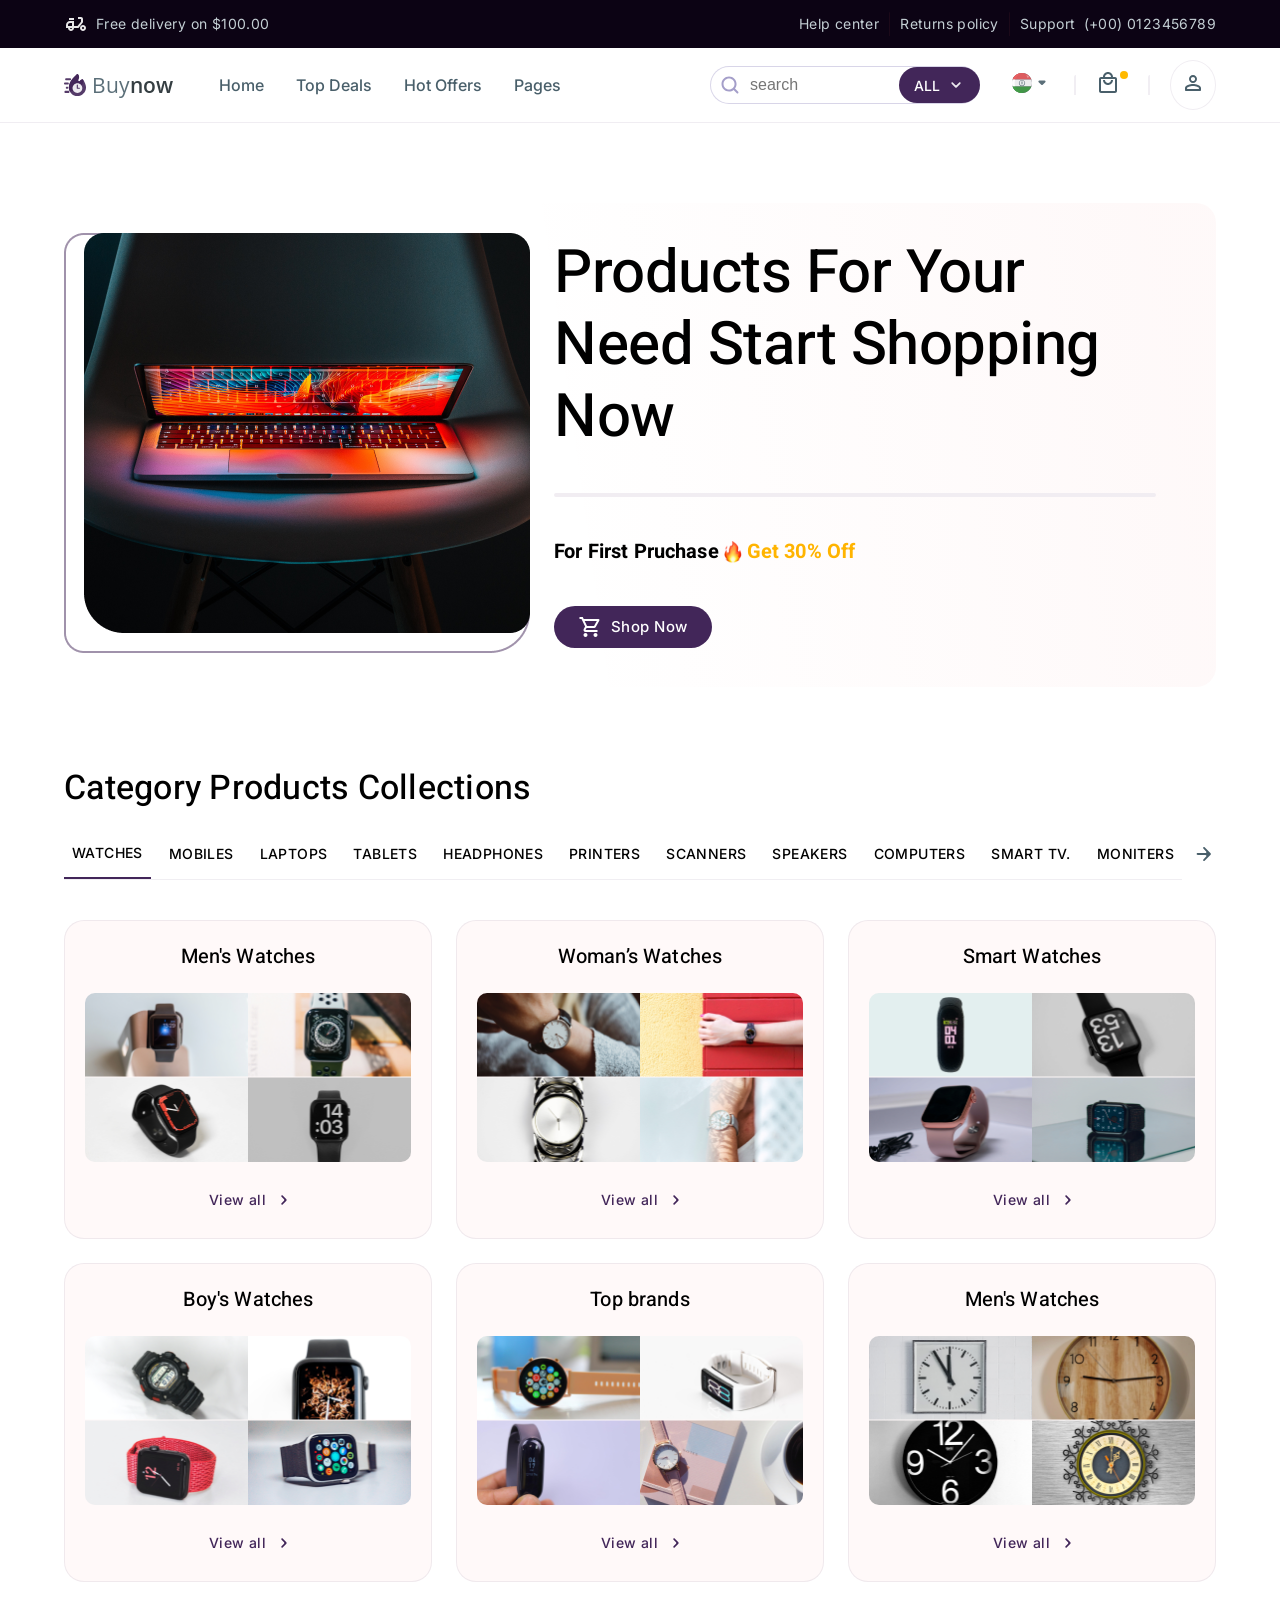
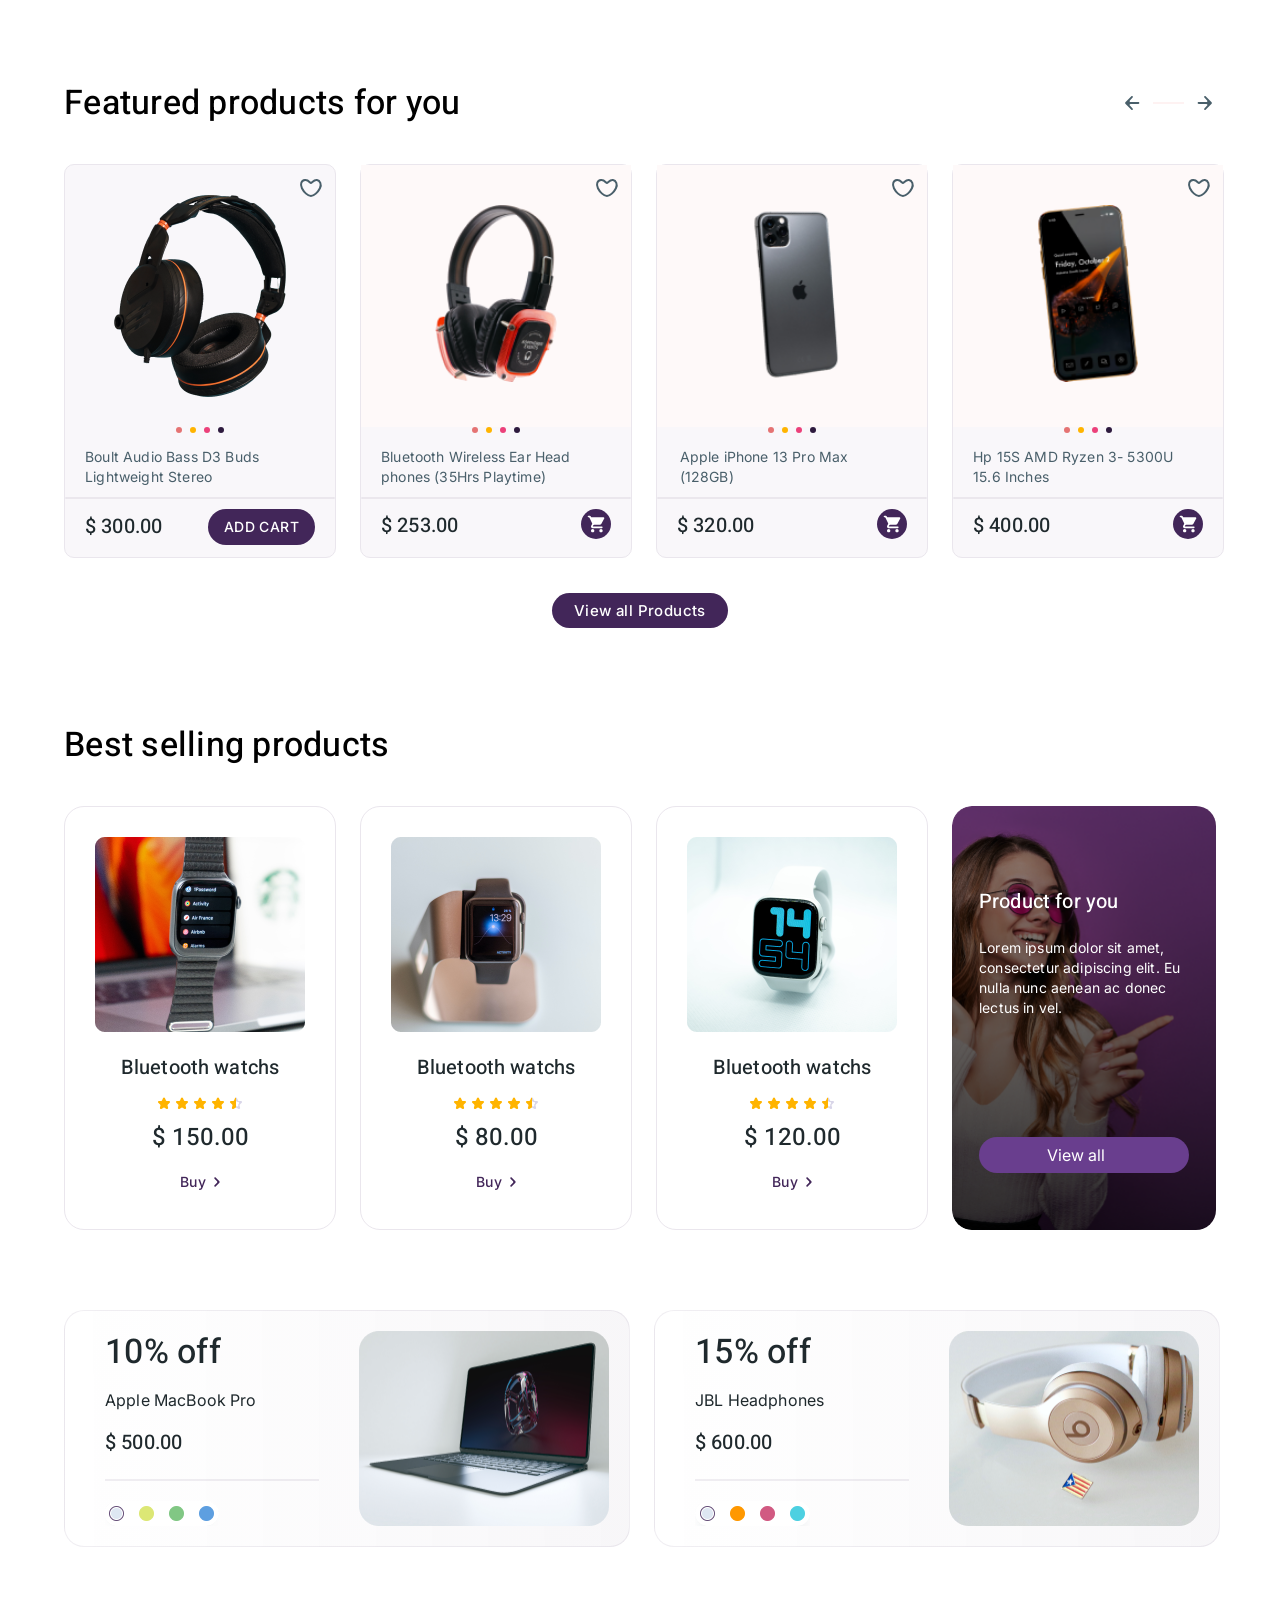
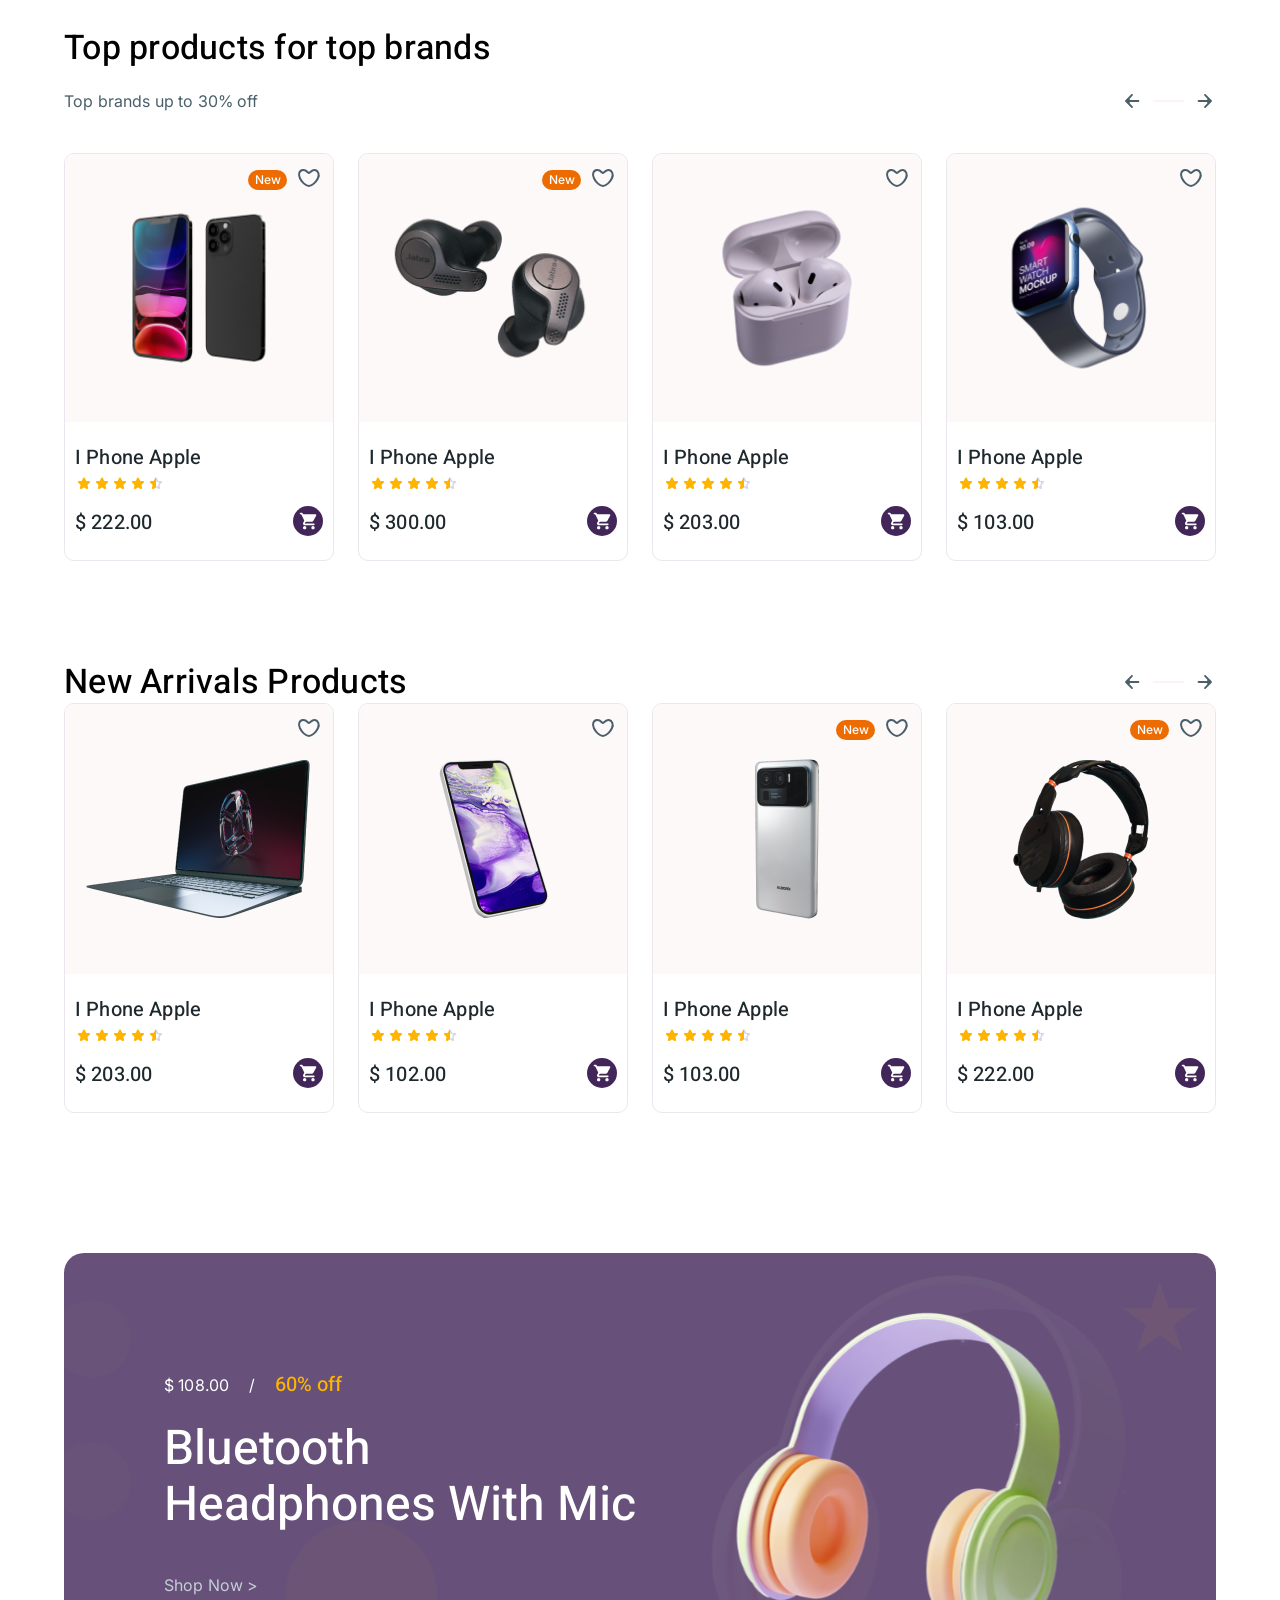
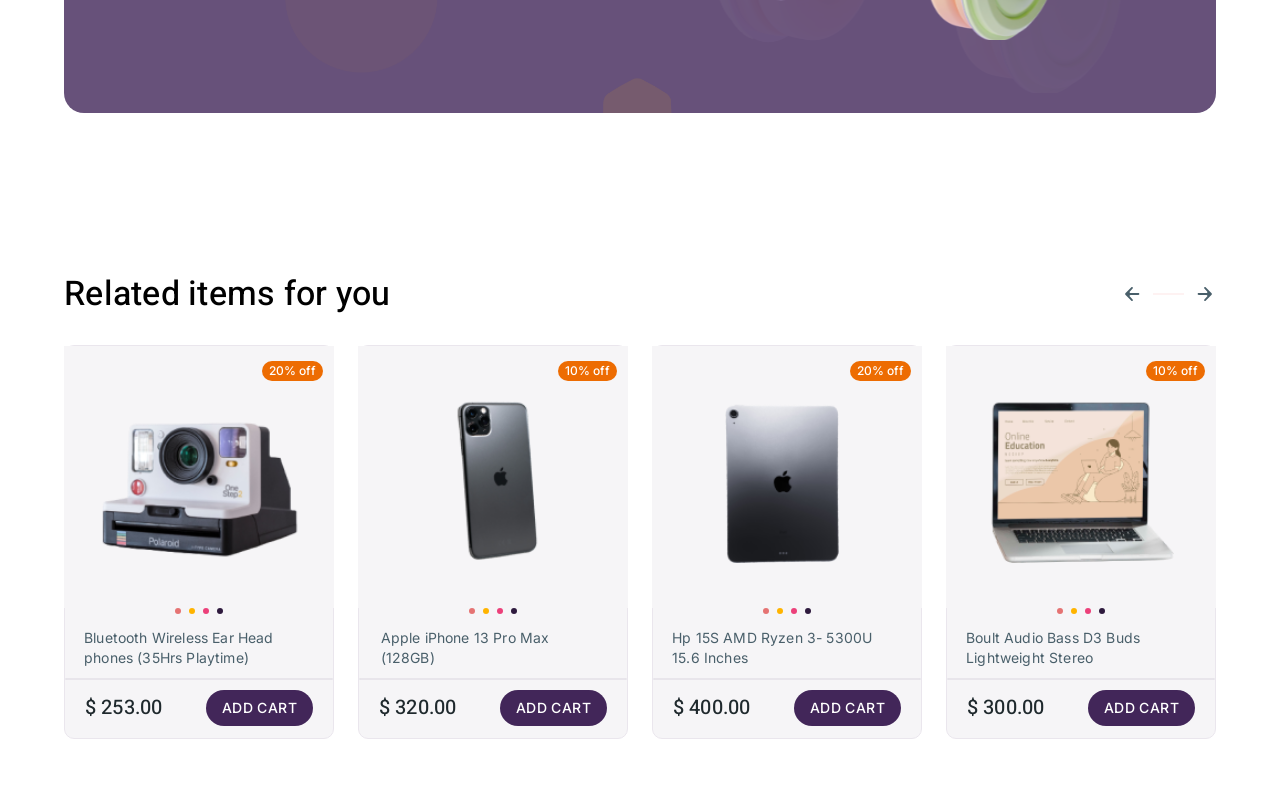
<file: index.html>
<!DOCTYPE html>
<html lang="en">

<head>
  <meta charset="UTF-8" />
  <meta name="viewport" content="width=device-width, initial-scale=1.0" />
  <link rel="stylesheet" href="./assets/buynow.css" />
  <style>
    @import url("https://fonts.googleapis.com/css2?family=Inter:ital,opsz,wght@0,14..32,100..900;1,14..32,100..900&display=swap");
    @import url("https://fonts.googleapis.com/css2?family=Open+Sans:ital,wght@0,300..800;1,300..800&display=swap");
    @import url("https://fonts.googleapis.com/css2?family=Heebo:wght@100..900&display=swap");
  </style>
  <title>Document</title>
  <link rel="stylesheet" href="https://cdn.jsdelivr.net/npm/swiper@11/swiper-bundle.min.css" />

</head>

<body>
  <header class="header">
    <div class="headupper">
      <div class="container">
        <div class="headtop">
          <div class="headtop_content1">
            <img class="scooter" src="./assets/images/DeliveryDiningOutlined.svg" alt="" />
            <h3 class="headtop_text">Free delivery on $100.00</h3>
          </div>
          <div class="headtop_content2">
            <a href="" class="headtop_text">Help center</a>
            <span class="verticalline headtop_text2"></span>
            <a href="" class="headtop_text headtop_text2">Returns policy</a>
            <span class="verticalline headtop_text2"></span>
            <div class="headtop_support headtop_text2">
              <a href="" class="headtop_text">Support</a>
              <a href="" class="headtop_text">(+00) 0123456789</a>
            </div>
          </div>
        </div>
      </div>
    </div>
    <div class="headlower">
      <div class="container">
        <div class="headmain">
          <div class="headmain_content1">
            <div class="headmain_box1">
              <img class="buyimage" src="./assets/images/Icon.svg" alt="" />
              <h3 class="head_buy">Buy<span class="buy_now">now</span></h3>
            </div>
            <div class="headmain_box2">
              <a class="head_menu" href="">Home</a>
              <a class="head_menu" href="">Top Deals</a>
              <a class="head_menu" href="">Hot Offers</a>
              <a class="head_menu" href="">Pages</a>
            </div>
          </div>
          <div class="headmain_content2">
            <div class="search">
              <div class="mainsearch">
                <img src="./assets/images/SearchFilled.svg" alt="" />
                <input class="searchbar" type="text" placeholder="search" />
              </div>
              <div class="search_all">
                <a href="" class="all">ALL</a>
                <img src="./assets/images/ExpandMoreFilled.svg" alt="" />
              </div>
            </div>
            <div class="head_menu2">
              <div class="language">
                <img src="./assets/images/Langauge.svg" alt="" />
              </div>
              <span class="verticalline2"></span>
              <div><img src="./assets/images/Badge W.Icon.svg" alt="" /></div>
              <span class="verticalline2"></span>
              <div class="contact">
                <img src="./assets/images/UnstyledIconButton.svg" alt="" />
              </div>
            </div>
            <div class="head_menu2resp">
              <img src="./assets/images/IconButton.svg" alt="" />
              <img src="./assets/images/Cart.svg" alt="" />
              <img src="./assets/images/IconButton (2).svg" alt="" />
            </div>
          </div>
        </div>
      </div>
    </div>
  </header>
  <main>
    <section class="allsec sec1">
      <div class="container padcontain">
        <div class="sec1_content">
          <div>
            <img class="sec1_img1" src="./assets/images/Img.png" alt="" />
          </div>
          <div class="sec1_text">
            <p class="sec1_heading">
              Products For Your Need Start Shopping Now
            </p>
            <span class="horizontalline"></span>
            <div class="discount_line">
              <h3 class="first_purchase">For First Pruchase</h3>
              <img src="./assets/images/Fire.svg" alt="" />
              <h3 class="first_purchase off">Get 30% Off</h3>
            </div>
            <a class="button_shopnow" href="">
              <div class="button_padd">
                <img src="./assets/images/shopcart.svg" alt="" />
                <h3 class="shopnow">Shop Now</h3>
              </div>
            </a>
          </div>
        </div>
      </div>
    </section>
    <section class="allsec sec2">
      <div class="container">
        <div class="products_collection">
          <h3 class="sections_heading">Category Products Collections</h3>
          <div class="coll_arrow">
            <div class="collection_types">
              <button class="collection_buttons selected">WATCHES</button>
              <button class="collection_buttons">MOBILES</button>
              <button class="collection_buttons">LAPTOPS</button>
              <button class="collection_buttons">TABLETS</button>
              <button class="collection_buttons">HEADPHONES</button>
              <button class="collection_buttons">PRINTERS</button>
              <button class="collection_buttons">SCANNERS</button>
              <button class="collection_buttons">SPEAKERS</button>
              <button class="collection_buttons">COMPUTERS</button>
              <button class="collection_buttons">SMART TV.</button>
              <button class="collection_buttons">MONITERS</button>
            </div>
            <div class="arrowimg">
              <img class="arrow" src="./assets/images/ArrowBackFilled.svg" alt="" />
            </div>
          </div>
        </div>
        <div class="watches_container">
          <div class="watches_content1">
            <div class="watchescont1">
              <h3 class="men_watchtitle">Men's Watches</h3>
              <div class="menwatch_img">
                <img class="watches_images" src="./assets/images/watch1.png" alt="" />
                <img class="watches_images" src="./assets/images/watch2.png" alt="" />
                <img class="watches_images" src="./assets/images/watch3.png" alt="" />
                <img class="watches_images" src="./assets/images/watch4.png" alt="" />
              </div>
              <a class="view_allcont" href="">
                <h3 class="view_text">View all</h3>
                <img src="./assets/images/view arrow.svg" alt="">
              </a>
            </div>
            <div class="watchescont1">
              <h3 class="men_watchtitle">Woman’s Watches</h3>
              <div class="menwatch_img">
                <img class="watches_images" src="./assets/images/watch5.png" alt="" />
                <img class="watches_images" src="./assets/images/watch6.png" alt="" />
                <img class="watches_images" src="./assets/images/watch7.png" alt="" />
                <img class="watches_images" src="./assets/images/watch8.png" alt="" />
              </div>
              <a class="view_allcont" href="">
                <h3 class="view_text">View all</h3>
                <img src="./assets/images/view arrow.svg" alt="">
              </a>
            </div>
            <div class="watchescont1">
              <h3 class="men_watchtitle">Smart Watches</h3>
              <div class="menwatch_img">
                <img class="watches_images" src="./assets/images/watchs9.png" alt="" />
                <img class="watches_images" src="./assets/images/watchs10.png" alt="" />
                <img class="watches_images" src="./assets/images/watchs11.png" alt="" />
                <img class="watches_images" src="./assets/images/watchs12.png" alt="" />
              </div>
              <a class="view_allcont" href="">
                <h3 class="view_text">View all</h3>
                <img src="./assets/images/view arrow.svg" alt="">
              </a>
            </div>
          </div>
          <div class="watches_content1">
            <div class="watchescont1">
              <h3 class="men_watchtitle">Boy's Watches</h3>
              <div class="menwatch_img">
                <img class="watches_images" src="./assets/images/watch13.png" alt="" />
                <img class="watches_images" src="./assets/images/watch14.png" alt="" />
                <img class="watches_images" src="./assets/images/watch15.png" alt="" />
                <img class="watches_images" src="./assets/images/watch16.png" alt="" />
              </div>
              <a class="view_allcont" href="">
                <h3 class="view_text">View all</h3>
                <img src="./assets/images/view arrow.svg" alt="">
              </a>
            </div>
            <div class="watchescont1">
              <h3 class="men_watchtitle">Top brands</h3>
              <div class="menwatch_img">
                <img class="watches_images" src="./assets/images/watch17.png" alt="" />
                <img class="watches_images" src="./assets/images/watch18.png" alt="" />
                <img class="watches_images" src="./assets/images/watch19.png" alt="" />
                <img class="watches_images" src="./assets/images/watch20.png" alt="" />
              </div>
              <a class="view_allcont" href="">
                <h3 class="view_text">View all</h3>
                <img src="./assets/images/view arrow.svg" alt="">
              </a>
            </div>
            <div class="watchescont1">
              <h3 class="men_watchtitle">Men's Watches</h3>
              <div class="menwatch_img">
                <img class="watches_images" src="./assets/images/watch21.png" alt="" />
                <img class="watches_images" src="./assets/images/watch22.png" alt="" />
                <img class="watches_images" src="./assets/images/watch23.png" alt="" />
                <img class="watches_images" src="./assets/images/watch24.png" alt="" />
              </div>
              <a class="view_allcont" href="">
                <h3 class="view_text">View all</h3>
                <img src="./assets/images/view arrow.svg" alt="">
              </a>
            </div>
          </div>
        </div>
      </div>
    </section>
    <section class="allsec sec3">
      <div class="container featured_contain">
        <div class="featured_products">
          <h3 class="sections_heading">Featured products for you</h3>
          <div class="featured_arrows">
            <img src="./assets/images/left arrow.svg" alt="">
            <span class="arrowspace"></span>
            <img src="./assets/images/right arrow.svg" alt="">
          </div>
        </div>
        <div class="feature_procarts">
          <div class="procart">
            <img class="proimg" src="./assets/images/product1.png" alt="">
            <h3 class="offdiscount">10% off</h3>
            <img class="heart" src="./assets/images/heart.svg" alt="">
            <img class="colordot" src="./assets/images/Color Dots.svg" alt="">
            <h3 class="protext">Boult Audio Bass D3 Buds Lightweight Stereo</h3>
            <span class="proline"></span>
            <div class="pro_price">
              <h3 class="price">$ 300.00</h3>
              <a class="add_cartbutton" href="">
                <h3 class="add_cart">ADD CART</h3>
              </a>
            </div>
          </div>
          <div class="procart">
            <div class="img_heightmod">
              <img class="proimg pro_imgmodify" src="./assets/images/product2.png" alt="">
            </div>
            <h3 class="offdiscount">10% off</h3>
            <img class="heart" src="./assets/images/heart.svg" alt="">
            <img class="colordot" src="./assets/images/Color Dots.svg" alt="">
            <h3 class="protext">Bluetooth Wireless Ear Head phones (35Hrs Playtime)</h3>
            <span class="proline"></span>
            <div class="pro_price">
              <h3 class="price">$ 253.00</h3>
              <a class="add_cartbutton add_cartsvg" href="">
                <img src="./assets/images/add cart button.svg" alt="">
              </a>
            </div>
          </div>
          <div class="procart">
            <div class="img_heightmod">
              <img class="proimg pro_imgmodify" src="./assets/images/product3.png" alt="">
            </div>
            <h3 class="offdiscount">10% off</h3>
            <img class="heart" src="./assets/images/heart.svg" alt="">
            <img class="colordot" src="./assets/images/Color Dots.svg" alt="">
            <h3 class="protext protext_cart3">Apple iPhone 13 Pro Max (128GB)</h3>
            <span class="proline"></span>
            <div class="pro_price">
              <h3 class="price">$ 320.00</h3>
              <a class="add_cartbutton add_cartsvg" href="">
                <img src="./assets/images/add cart button.svg" alt="">
              </a>
            </div>
          </div>
          <div class="procart">
            <div class="img_heightmod">
              <img class="proimg pro_imgmodify" src="./assets/images/product4.png" alt="">
            </div>
            <h3 class="offdiscount">10% off</h3>
            <img class="heart" src="./assets/images/heart.svg" alt="">
            <img class="colordot" src="./assets/images/Color Dots.svg" alt="">
            <h3 class="protext">Hp 15S AMD Ryzen 3- 5300U 15.6 Inches</h3>
            <span class="proline"></span>
            <div class="pro_price">
              <h3 class="price">$ 400.00</h3>
              <a class="add_cartbutton add_cartsvg" href="">
                <img src="./assets/images/add cart button.svg" alt="">
              </a>
            </div>
          </div>
        </div>
        <div class="view_proall">
          <a href="" class="viewall_pro">View all Products</a>
        </div>
      </div>
    </section>
    <section class="allsec sec4">
      <div class="container">
        <div class="featured_products">
          <h3 class="sections_heading">Best selling products</h3>
        </div>
        <div class="best_pro">
          <div class="best_procard">
            <img class="best_sell1" src="./assets/images/section4 img1.png" alt="">
            <div class="best_selltext">
              <h3 class="best_sellheading">Bluetooth watchs</h3>
              <img class="best_rating" src="./assets/images/Rating.svg" alt="">
              <h3 class="best_sellprice">$ 150.00</h3>
              <div class="best_buy">
                <a href="" class="bestbuy_text">Buy</a>
                <img class="bestbuy_arrow" src="./assets/images/view arrow.svg" alt="">
              </div>
            </div>
          </div>
          <div class="best_procard">
            <img class="best_sell1" src="./assets/images/section4 img2.png" alt="">
            <div class="best_selltext">
              <h3 class="best_sellheading">Bluetooth watchs</h3>
              <img class="best_rating" src="./assets/images/Rating.svg" alt="">
              <h3 class="best_sellprice">$ 80.00</h3>
              <div class="best_buy">
                <a href="" class="bestbuy_text">Buy</a>
                <img class="bestbuy_arrow" src="./assets/images/view arrow.svg" alt="">
              </div>
            </div>
          </div>
          <div class="best_procard">
            <img class="best_sell1" src="./assets/images/section4 img3.png" alt="">
            <div class="best_selltext">
              <h3 class="best_sellheading">Bluetooth watchs</h3>
              <img class="best_rating" src="./assets/images/Rating.svg" alt="">
              <h3 class="best_sellprice">$ 120.00</h3>
              <div class="best_buy">
                <a href="" class="bestbuy_text">Buy</a>
                <img class="bestbuy_arrow" src="./assets/images/view arrow.svg" alt="">
              </div>
            </div>
          </div>
          <div class="best_foryou">
            <div class="bestforyou_text">
              <h3 class="pro_foryou">Product for you</h3>
              <h3 class="foryou_para">Lorem ipsum dolor sit amet, consectetur adipiscing elit. Eu nulla nunc aenean ac
                donec lectus in vel.</h3>
              <a class="foryou_view" href="">View all </a>
            </div>
          </div>
        </div>
      </div>
    </section>
    <section class="allsec sec5">
      <div class="container">
        <div class="specialoff">
          <div class="special_text">
            <div class="text_specialoff">
              <h3 class="off_special">10% off</h3>
              <h3 class="macbook_off">Apple MacBook Pro </h3>
              <h3 class="special_price">$ 500.00</h3>
              <span class="special_line"></span>
              <img class="special_tag" src="./assets/images/Tags.png" alt="">
            </div>
            <img class="laptop_img" src="./assets/images/laptop.png" alt="">
          </div>
          <div class="special_text special_text2">
            <div class="text_specialoff">
              <h3 class="off_special">15% off</h3>
              <h3 class="macbook_off">JBL Headphones </h3>
              <h3 class="special_price">$ 600.00</h3>
              <span class="special_line"></span>
              <img class="special_tag" src="./assets/images/tags 2.png" alt="">
            </div>
            <img src="./assets/images/earphone.png" alt="">
          </div>
        </div>
      </div>
    </section>
    <section class="allsec sec6">
      <div class="container featured_contain">
        <h3 class="sections_heading">Top products for top brands</h3>
        <div class="featured_products">
          <h3 class="brands_off">Top brands up to 30% off</h3>
          <div class="featured_arrows">
            <img src="./assets/images/left arrow.svg" alt="">
            <span class="arrowspace"></span>
            <img src="./assets/images/right arrow.svg" alt="">
          </div>
        </div>
        <div class="feature_procarts">
          <div class="procart new_procart">
            <img class="proimg new_proimg" src="./assets/images/kiran-ck-LSNJ-pltdu8-unsplash 1.png" alt="">
            <h3 class="offdiscount new_products">New</h3>
            <img class="heart new_heart" src="./assets/images/heart.svg" alt="">
            <div class="newpro_text">
              <h3 class="protext new_protext">I Phone Apple</h3>
              <img src="./assets/images/Rating.svg" alt="">
              <div class="pro_price new_proprice">
                <h3 class="price">$ 222.00</h3>
                <a class="add_cartbutton add_cartsvg" href="">
                  <img src="./assets/images/add cart button.svg" alt="">
                </a>
              </div>
            </div>
          </div>

          <div class="procart new_procart">
            <img class="proimg new_proimg" src="./assets/images/kiran-ck-LSNJ-pltdu8-unsplash 2.png" alt="">
            <h3 class="offdiscount new_products">New</h3>
            <img class="heart new_heart" src="./assets/images/heart.svg" alt="">
            <div class="newpro_text">
              <h3 class="protext new_protext">I Phone Apple</h3>
              <img src="./assets/images/Rating.svg" alt="">
              <div class="pro_price new_proprice">
                <h3 class="price">$ 300.00</h3>
                <a class="add_cartbutton add_cartsvg" href="">
                  <img src="./assets/images/add cart button.svg" alt="">
                </a>
              </div>
            </div>
          </div>
          <div class="procart new_procart">
            <img class="proimg new_proimg" src="./assets/images/kiran-ck-LSNJ-pltdu8-unsplash 3.png" alt="">
            <img class="heart new_heart" src="./assets/images/heart.svg" alt="">
            <div class="newpro_text">
              <h3 class="protext new_protext">I Phone Apple</h3>
              <img src="./assets/images/Rating.svg" alt="">
              <div class="pro_price new_proprice">
                <h3 class="price">$ 203.00</h3>
                <a class="add_cartbutton add_cartsvg" href="">
                  <img src="./assets/images/add cart button.svg" alt="">
                </a>
              </div>
            </div>
          </div>
          <div class="procart new_procart">
            <img class="proimg new_proimg" src="./assets/images/kiran-ck-LSNJ-pltdu8-unsplash 4.png" alt="">
            <img class="heart new_heart" src="./assets/images/heart.svg" alt="">
            <div class="newpro_text">
              <h3 class="protext new_protext">I Phone Apple</h3>
              <img src="./assets/images/Rating.svg" alt="">
              <div class="pro_price new_proprice">
                <h3 class="price">$ 103.00</h3>
                <a class="add_cartbutton add_cartsvg" href="">
                  <img src="./assets/images/add cart button.svg" alt="">
                </a>
              </div>
            </div>
          </div>
        </div>
    </section>
    <section class="allsec sec7">
      <div class="container featured_contain">
        <div class="featured_products">
          <h3 class="sections_heading">New Arrivals Products</h3>
          <div class="featured_arrows">
            <img src="./assets/images/left arrow.svg" alt="">
            <span class="arrowspace"></span>
            <img src="./assets/images/right arrow.svg" alt="">
          </div>
        </div>
        <!-- <div class="feature_procarts"> -->
        <div class="swiper mySwiper2">
          <div class="swiper-wrapper">
            <div class="swiper-slide">
              <div class="procart new_procart">
                <div class="proimg new_proimg">

                  <img src="./assets/images/section 7 img1.png" alt="">
                </div>
                <h3 class="offdiscount new_products">New</h3>
                <img class="heart new_heart" src="./assets/images/heart.svg" alt="" />
                <div class="newpro_text">
                  <h3 class="protext new_protext">I Phone Apple</h3>
                  <img src="./assets/images/Rating.svg" alt="">
                  <div class="pro_price new_proprice">
                    <h3 class="price">$ 222.00</h3>
                    <a class="add_cartbutton add_cartsvg" href="">
                      <img src="./assets/images/add cart button.svg" alt="">
                    </a>
                  </div>
                </div>
              </div>
            </div>
            <div class="swiper-slide">
              <div class="procart new_procart">
                <div class="proimg new_proimg">

                  <img src="./assets/images/section 7 img2.png" alt="">
                </div>
                <img class="heart new_heart" src="./assets/images/heart.svg" alt="" />
                <div class="newpro_text">
                  <h3 class="protext new_protext">I Phone Apple</h3>
                  <img src="./assets/images/Rating.svg" alt="">
                  <div class="pro_price new_proprice">
                    <h3 class="price">$ 203.00</h3>
                    <a class="add_cartbutton add_cartsvg" href="">
                      <img src="./assets/images/add cart button.svg" alt="">
                    </a>
                  </div>
                </div>
              </div>
            </div>
            <div class="swiper-slide">
              <div class="procart new_procart">
                <div class="proimg new_proimg">

                  <img src="./assets/images/section 7 img3.png" alt="">
                </div>
                <img class="heart new_heart" src="./assets/images/heart.svg" alt="" />
                <div class="newpro_text">
                  <h3 class="protext new_protext">I Phone Apple</h3>
                  <img src="./assets/images/Rating.svg" alt="">
                  <div class="pro_price new_proprice">
                    <h3 class="price">$ 102.00</h3>
                    <a class="add_cartbutton add_cartsvg" href="">
                      <img src="./assets/images/add cart button.svg" alt="">
                    </a>
                  </div>
                </div>
              </div>
            </div>
            <div class="swiper-slide">
              <div class="procart new_procart">
                <div class="proimg new_proimg">

                  <img src="./assets/images/section 7 img4.png" alt="">
                </div>
                <h3 class="offdiscount new_products">New</h3>
                <img class="heart new_heart" src="./assets/images/heart.svg" alt="" />
                <div class="newpro_text">
                  <h3 class="protext new_protext">I Phone Apple</h3>
                  <img src="./assets/images/Rating.svg" alt="">
                  <div class="pro_price new_proprice">
                    <h3 class="price">$ 103.00</h3>
                    <a class="add_cartbutton add_cartsvg" href="">
                      <img src="./assets/images/add cart button.svg" alt="">
                    </a>
                  </div>
                </div>
              </div>
            </div>
            <div class="swiper-slide">
              <div class="procart new_procart">
                <div class="proimg new_proimg">

                  <img src="./assets/images/section 7 img1.png" alt="">
                </div>
                <h3 class="offdiscount new_products">New</h3>
                <img class="heart new_heart" src="./assets/images/heart.svg" alt="" />
                <div class="newpro_text">
                  <h3 class="protext new_protext">I Phone Apple</h3>
                  <img src="./assets/images/Rating.svg" alt="">
                  <div class="pro_price new_proprice">
                    <h3 class="price">$ 222.00</h3>
                    <a class="add_cartbutton add_cartsvg" href="">
                      <img src="./assets/images/add cart button.svg" alt="">
                    </a>
                  </div>
                </div>
              </div>
            </div>
            <div class="swiper-slide">
              <div class="procart new_procart">
                <div class="proimg new_proimg">

                  <img src="./assets/images/section 7 img2.png" alt="">
                </div>
                <img class="heart new_heart" src="./assets/images/heart.svg" alt="" />
                <div class="newpro_text">
                  <h3 class="protext new_protext">I Phone Apple</h3>
                  <img src="./assets/images/Rating.svg" alt="">
                  <div class="pro_price new_proprice">
                    <h3 class="price">$ 203.00</h3>
                    <a class="add_cartbutton add_cartsvg" href="">
                      <img src="./assets/images/add cart button.svg" alt="">
                    </a>
                  </div>
                </div>
              </div>
            </div>
            <div class="swiper-slide">
              <div class="procart new_procart">
                <div class="proimg new_proimg">

                  <img src="./assets/images/section 7 img3.png" alt="">
                </div>
                <img class="heart new_heart" src="./assets/images/heart.svg" alt="" />
                <div class="newpro_text">
                  <h3 class="protext new_protext">I Phone Apple</h3>
                  <img src="./assets/images/Rating.svg" alt="">
                  <div class="pro_price new_proprice">
                    <h3 class="price">$ 102.00</h3>
                    <a class="add_cartbutton add_cartsvg" href="">
                      <img src="./assets/images/add cart button.svg" alt="">
                    </a>
                  </div>
                </div>
              </div>
            </div>
            <div class="swiper-slide">
              <div class="procart new_procart">
                <div class="proimg new_proimg">

                  <img src="./assets/images/section 7 img4.png" alt="">
                </div>
                <h3 class="offdiscount new_products">New</h3>
                <img class="heart new_heart" src="./assets/images/heart.svg" alt="" />
                <div class="newpro_text">
                  <h3 class="protext new_protext">I Phone Apple</h3>
                  <img src="./assets/images/Rating.svg" alt="">
                  <div class="pro_price new_proprice">
                    <h3 class="price">$ 103.00</h3>
                    <a class="add_cartbutton add_cartsvg" href="">
                      <img src="./assets/images/add cart button.svg" alt="">
                    </a>
                  </div>
                </div>
              </div>
            </div>
          </div>
        </div>
        <!-- </div> -->
      </div>
    </section>
    <section class="allsec sec8">
      <div class="container">
        <div class="banner">
          <!-- <img class="banner_img" src="assets/images/CTA Banner (1).png" alt=""> -->
          <div class="banner_grid">
            <div class="banner_text">
              <div class="banner_details">
                <div class="banner_priceoff">
                  <h4 class="banner_price"> $ 108.00</h4>
                  <h4 class="banner_price">/</h4>
                  <h4 class="orange">60% off</h4>
                </div>
                <h4 class="banner_btooth">Bluetooth Headphones With Mic</h4>
                <h4 class="banner_btooth" id="banner_btooth">Bluetooth Headphones..</h4>
                <h4 class="banner_shop">Shop Now ></h4>
              </div>
            </div>
            <img class="headphone_img" src="assets/images/Img & BG.svg" />
          </div>
        </div>
      </div>
    </section>
    <section class="allsec sec9">
      <div class="container featured_contain">
        <div class="featured_products">
          <h3 class="sections_heading">Related items for you</h3>
          <div class="featured_arrows">
            <img src="./assets/images/left arrow.svg" alt="">
            <span class="arrowspace"></span>
            <img src="./assets/images/right arrow.svg" alt="">
          </div>
        </div>
        <div class="swiper mySwiper1">
          <div class="swiper-wrapper">
            <div class="swiper-slide">
              <div class="procart pro_cart2">
                <div class="img_heightmod img_color">
                  <img class="proimg pro_imgmodify" src="./assets/images/section9img1.png" alt="">
                </div>
                <h3 class="offdiscount discount_off2">10% off</h3>
                <img class="colordot" src="./assets/images/Color Dots.svg" alt="">
                <h3 class="protext">Boult Audio Bass D3 Buds Lightweight Stereo</h3>
                <span class="proline"></span>
                <div class="pro_price">
                  <h3 class="price">$ 300.00</h3>
                  <a class="add_cartbutton" href="">
                    <h3 class="add_cart">ADD CART</h3>
                  </a>
                </div>
              </div>
            </div>
            <div class="swiper-slide">
              <div class="procart pro_cart2">
                <div class="img_heightmod img_color">
                  <img class="proimg pro_imgmodify" src="./assets/images/section9img2.png" alt="">
                </div>
                <h3 class="offdiscount discount_off2">20% off</h3>
                <img class="colordot" src="./assets/images/Color Dots.svg" alt="">
                <h3 class="protext">Bluetooth Wireless Ear Head phones (35Hrs Playtime)</h3>
                <span class="proline"></span>
                <div class="pro_price">
                  <h3 class="price">$ 253.00</h3>
                  <a class="add_cartbutton" href="">
                    <h3 class="add_cart">ADD CART</h3>
                  </a>
                </div>
              </div>
            </div>
            <div class="swiper-slide">
              <div class="procart pro_cart2">
                <div class="img_heightmod img_color">
                  <img class="proimg pro_imgmodify" src="./assets/images/section9img3.png" alt="">
                </div>
                <h3 class="offdiscount discount_off2">10% off</h3>
                <img class="colordot" src="./assets/images/Color Dots.svg" alt="">
                <h3 class="protext protext_cart3">Apple iPhone 13 Pro Max (128GB)</h3>
                <span class="proline"></span>
                <div class="pro_price">
                  <h3 class="price">$ 320.00</h3>
                  <a class="add_cartbutton" href="">
                    <h3 class="add_cart">ADD CART</h3>
                  </a>
                </div>
              </div>
            </div>
            <div class="swiper-slide">
              <div class="procart pro_cart2">
                <div class="img_heightmod img_color">
                  <img class="proimg pro_imgmodify" src="./assets/images/section9img4.png" alt="">
                </div>
                <h3 class="offdiscount discount_off2">20% off</h3>
                <img class="colordot" src="./assets/images/Color Dots.svg" alt="">
                <h3 class="protext">Hp 15S AMD Ryzen 3- 5300U 15.6 Inches</h3>
                <span class="proline"></span>
                <div class="pro_price">
                  <h3 class="price">$ 400.00</h3>
                  <a class="add_cartbutton" href="">
                    <h3 class="add_cart">ADD CART</h3>
                  </a>
                </div>
              </div>
            </div>
            <div class="swiper-slide">
              <div class="procart pro_cart2">
                <div class="img_heightmod img_color">
                  <img class="proimg pro_imgmodify" src="./assets/images/section9img1.png" alt="">
                </div>
                <h3 class="offdiscount discount_off2">10% off</h3>
                <img class="colordot" src="./assets/images/Color Dots.svg" alt="">
                <h3 class="protext">Boult Audio Bass D3 Buds Lightweight Stereo</h3>
                <span class="proline"></span>
                <div class="pro_price">
                  <h3 class="price">$ 300.00</h3>
                  <a class="add_cartbutton" href="">
                    <h3 class="add_cart">ADD CART</h3>
                  </a>
                </div>
              </div>
            </div>
            <div class="swiper-slide">
              <div class="procart pro_cart2">
                <div class="img_heightmod img_color">
                  <img class="proimg pro_imgmodify" src="./assets/images/section9img2.png" alt="">
                </div>
                <h3 class="offdiscount discount_off2">20% off</h3>
                <img class="colordot" src="./assets/images/Color Dots.svg" alt="">
                <h3 class="protext">Bluetooth Wireless Ear Head phones (35Hrs Playtime)</h3>
                <span class="proline"></span>
                <div class="pro_price">
                  <h3 class="price">$ 253.00</h3>
                  <a class="add_cartbutton" href="">
                    <h3 class="add_cart">ADD CART</h3>
                  </a>
                </div>
              </div>
            </div>
            <div class="swiper-slide">
              <div class="procart pro_cart2">
                <div class="img_heightmod img_color">
                  <img class="proimg pro_imgmodify" src="./assets/images/section9img3.png" alt="">
                </div>
                <h3 class="offdiscount discount_off2">10% off</h3>
                <img class="colordot" src="./assets/images/Color Dots.svg" alt="">
                <h3 class="protext protext_cart3">Apple iPhone 13 Pro Max (128GB)</h3>
                <span class="proline"></span>
                <div class="pro_price">
                  <h3 class="price">$ 320.00</h3>
                  <a class="add_cartbutton" href="">
                    <h3 class="add_cart">ADD CART</h3>
                  </a>
                </div>
              </div>
            </div>
            <div class="swiper-slide">
              <div class="procart pro_cart2">
                <div class="img_heightmod img_color">
                  <img class="proimg pro_imgmodify" src="./assets/images/section9img4.png" alt="">
                </div>
                <h3 class="offdiscount discount_off2">20% off</h3>
                <img class="colordot" src="./assets/images/Color Dots.svg" alt="">
                <h3 class="protext">Hp 15S AMD Ryzen 3- 5300U 15.6 Inches</h3>
                <span class="proline"></span>
                <div class="pro_price">
                  <h3 class="price">$ 400.00</h3>
                  <a class="add_cartbutton" href="">
                    <h3 class="add_cart">ADD CART</h3>
                  </a>
                </div>
              </div>
            </div>
          </div>
        </div>

        <!-- <div class="swiper-pagination"></div> -->

      </div>
    </section>

  </main>
  <footer></footer>

  <script src="https://cdn.jsdelivr.net/npm/swiper@11/swiper-bundle.min.js"></script>

  <!-- Initialize Swiper -->
  <script>
    var swiper = new Swiper(".mySwiper1", {
      slidesPerView: 1.5,
      loop: true,
      spaceBetween: 10,
      pagination: {
        el: ".swiper-pagination",
        dynamicBullets: true,
      },
      autoplay: {
        delay: 1000,
        disableOnInteraction: false,
      },
      breakpoints: {
        640: {
          slidesPerView: 2,
          spaceBetween: 15,
        },
        768: {
          slidesPerView: 2.5,
          spaceBetween: 18,
        },
        1024: {
          slidesPerView: 4,
          spaceBetween: 24,
        },
      },
    });
  </script>
  <script>
    var swiper1 = new Swiper(".mySwiper2", {
      slidesPerView: 1.5,
      loop: true,
      spaceBetween: 10,
      pagination: {
        el: ".swiper-pagination",
        dynamicBullets: true,
      },
      autoplay: {
        delay: 1000,
        disableOnInteraction: false,
      },
      breakpoints: {
        640: {
          slidesPerView: 2,
          spaceBetween: 15,
        },
        768: {
          slidesPerView: 2.5,
          spaceBetween: 18,
        },
        1024: {
          slidesPerView: 4,
          spaceBetween: 24,
        },
      },
    });
  </script>


</body>

</html>
</file>
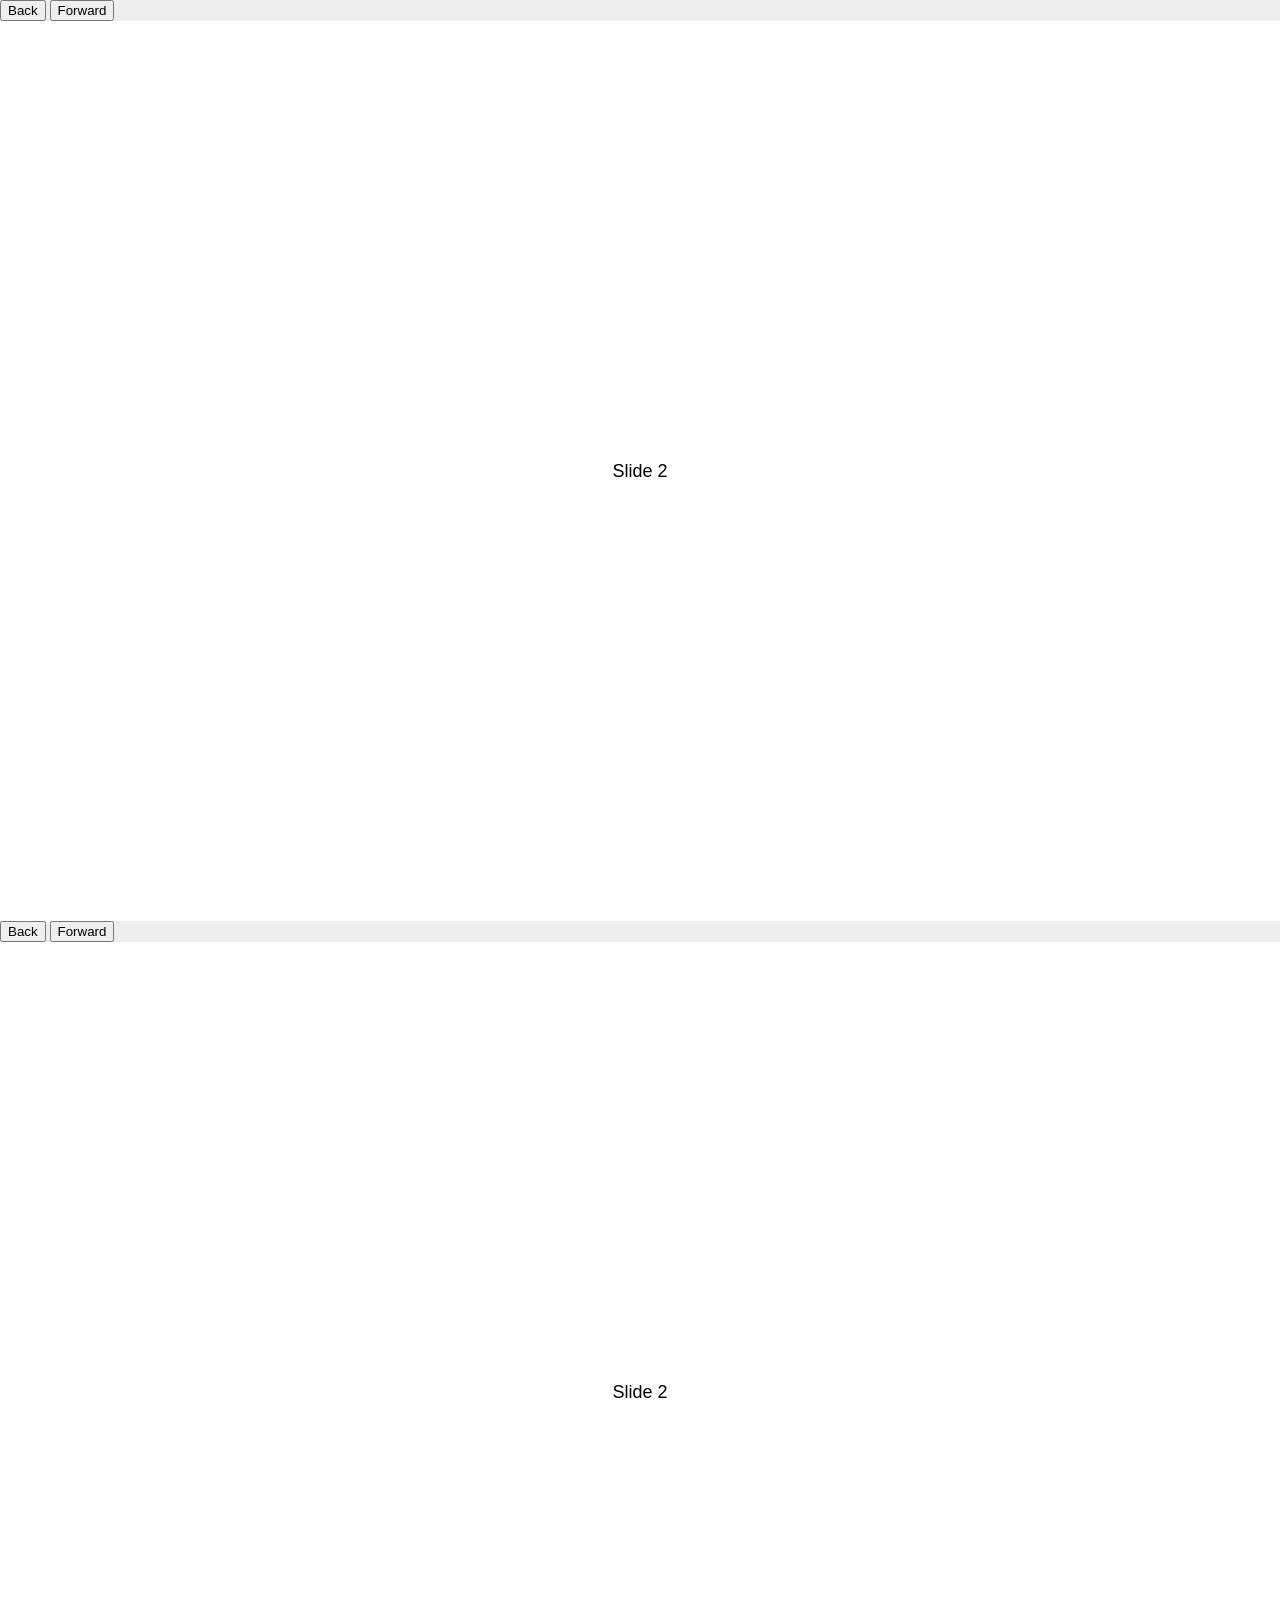
<file: assets/images/index (1).html>
<!DOCTYPE html>
<html lang="en">
  <head>
    <meta charset="utf-8" />
    <title>Swiper demo</title>
    <meta
      name="viewport"
      content="width=device-width, initial-scale=1, minimum-scale=1, maximum-scale=1"
    />
    <!-- Link Swiper's CSS -->
    <link
      rel="stylesheet"
      href="https://cdn.jsdelivr.net/npm/swiper@11/swiper-bundle.min.css"
    />

    <!-- Demo styles -->
    <style>
      html,
      body {
        position: relative;
        height: 100%;
      }

      body {
        background: #eee;
        font-family: Helvetica Neue, Helvetica, Arial, sans-serif;
        font-size: 14px;
        color: #000;
        margin: 0;
        padding: 0;
      }

      .swiper {
        width: 100%;
        height: 100%;
      }

      .swiper-slide {
        text-align: center;
        font-size: 18px;
        background: #fff;
        display: flex;
        justify-content: center;
        align-items: center;
      }

      .swiper-slide img {
        display: block;
        width: 100%;
        height: 100%;
        object-fit: cover;
      }
    </style>
  </head>

  <body>
    <!-- First Swiper -->
    <div>
      <button id="backBtn1">Back</button>
      <button id="forwardBtn1">Forward</button>
    </div>
    <div class="swiper mySwiper">
      <div class="swiper-wrapper">
        <div class="swiper-slide">Slide 1</div>
        <div class="swiper-slide">Slide 2</div>
        <div class="swiper-slide">Slide 3</div>
        <div class="swiper-slide">Slide 4</div>
        <div class="swiper-slide">Slide 5</div>
        <div class="swiper-slide">Slide 6</div>
        <div class="swiper-slide">Slide 7</div>
        <div class="swiper-slide">Slide 8</div>
        <div class="swiper-slide">Slide 9</div>
      </div>
    </div>

    <!-- Second Swiper -->
    <div>
      <button id="backBtn2">Back</button>
      <button id="forwardBtn2">Forward</button>
    </div>
    <div class="swiper mySwiper1">
      <div class="swiper-wrapper">
        <div class="swiper-slide">Slide 1</div>
        <div class="swiper-slide">Slide 2</div>
        <div class="swiper-slide">Slide 3</div>
        <div class="swiper-slide">Slide 4</div>
        <div class="swiper-slide">Slide 5</div>
        <div class="swiper-slide">Slide 6</div>
        <div class="swiper-slide">Slide 7</div>
        <div class="swiper-slide">Slide 8</div>
        <div class="swiper-slide">Slide 9</div>
      </div>
    </div>

    <!-- Swiper JS -->
    <script src="https://cdn.jsdelivr.net/npm/swiper@11/swiper-bundle.min.js"></script>

    <script>
      var swiper1 = new Swiper(".mySwiper", {
        navigation: false,
        autoplay: {
          delay: 30,
          disableOnInteraction: false,
        },
      });
      var swiper2 = new Swiper(".mySwiper1", {
        navigation: false,
        autoplay: {
          delay: 30,
          disableOnInteraction: false,
        },
      });

      document
        .getElementById("backBtn1")
        .addEventListener("click", function () {
          swiper1.slidePrev();
        });

      document
        .getElementById("forwardBtn1")
        .addEventListener("click", function () {
          swiper1.slideNext();
        });

      document
        .getElementById("backBtn2")
        .addEventListener("click", function () {
          swiper2.slidePrev();
        });

      document
        .getElementById("forwardBtn2")
        .addEventListener("click", function () {
          swiper2.slideNext();
        });
    </script>
  </body>
</html>
</file>
<file: assets/buynow.css>
* {
  padding: 0;
  margin: 0;
  box-sizing: border-box;
}

body {
  font-family: "Inter", sans-serif;
}

.container {
  max-width: 1192px;
  width: 100%;
  padding: 0 20px;
  margin: 0 auto;
}

a {
  text-decoration: none;
}
.swiper {
  width: 100%;
  height: 100%;
}

.swiper-slide {
  display: flex;
  justify-content: center;
  align-items: center;
}


.mySwiper1{
  margin: 30px 0;
}
.header {
  padding-bottom: 40px;
}

.headupper {
  background: rgba(12, 3, 20, 1);
}

.headtop {
  padding: 12px 0;
  display: flex;
  justify-content: space-between;
}

.headtop_content1 {
  display: flex;
  max-width: 209px;
  width: 100%;
  height: 24px;
  gap: 8px;
}

.headtop_text {
  font-size: 14px;
  font-weight: 400;
  line-height: 23.24px;
  letter-spacing: 0.4px;
  color: rgba(196, 207, 212, 1);
}

.headtop_content2 {
  display: flex;
  height: 24px;
  gap: 10px;
}

.verticalline {
  width: 1px;
  height: 24px;
  border-radius: 5px 0px 0px 0px;
  opacity: 90%;
  background: rgba(237, 95, 96, 0.08);
}

.headtop_support {
  display: flex;
  gap: 8px;
}

.headlower {
  border-bottom: 1px solid rgb(240, 237, 242);
}

.headmain {
  padding: 12px 0;
  display: flex;
  justify-content: space-between;
  align-items: center;
}

.headmain_content1 {
  display: flex;
  gap: 30px;
}

.headmain_box1 {
  display: flex;
  gap: 6px;
  align-items: center;
}

.buyimage {
  width: 22px;
}

.head_buy {
  font-family: Open Sans;
  font-size: 21px;
  font-weight: 400;
  color: rgb(90, 110, 120);
}

.head_buy .buy_now {
  font-weight: 600;
  color: rgb(53, 62, 66);
}

.headmain_content2 {
  display: flex;
  gap: 30px;
  align-items: center;
}

.headmain_box2 {
  display: flex;
}

.head_menu {
  padding: 6px 16px;
  font-family: Inter;
  font-size: 16px;
  font-weight: 500;
  color: rgba(73, 95, 106, 1);
}

.search {
  border: 1px solid rgba(87, 75, 155, 0.23);
  border-radius: 30px;
  border-right: none;
  width: 270px;
  height: 38px;
  display: flex;
  justify-content: space-between;
}

.mainsearch {
  display: flex;
  gap: 8px;
  padding: 7px;
  align-items: center;
  width: 150px;
}

.searchbar {
  border: none;
  outline: none;
  font-size: 16px;
  color: rgba(171, 181, 186, 1);
}

.search_all {
  background-color: rgb(66, 38, 89);
  display: flex;
  align-items: center;
  justify-content: center;
  border-radius: 30px;
  max-width: 81px;
  width: 100%;
  gap: 6px;
  cursor: pointer;
}

.all {
  font-size: 14px;
  font-weight: 500;
  color: white;
}

.head_menu2 {
  display: flex;
  gap: 20px;
  align-items: center;
}

.verticalline2 {
  border: 1px solid rgb(240, 237, 242);
  height: 20px;
  border-radius: 6px 0px 0px 0px;
  opacity: 0.9;
}

.contact {
  border: 1px solid rgb(240, 237, 242);
  border-radius: 70%;
}

.head_menu2resp {
  display: none;
}

/* section1 */

.allsec {
  padding: 40px 0;
}

.sec1_content {
  display: flex;
  gap: 24px;
  background: linear-gradient(262.08deg,
      rgba(237, 95, 96, 0.04) 4.78%,
      rgba(237, 95, 96, 0) 57.94%);
  border-radius: 0 20px 20px 0;
}

.sec1_img1 {
  margin: 30px 0;
}

.sec1_text {
  margin: 34px 0;
}

.sec1_heading {
  font-size: 60px;
  font-weight: 500;
  font-family: "Heebo";
  line-height: 72px;
  letter-spacing: -0.5px;
  text-align: left;
  max-width: 602px;
}

.horizontalline {
  display: block;
  max-width: 602px;
  width: 100%;
  border: 2px solid rgb(241, 237, 242);
  margin-top: 40px;
  border-radius: 5px;
}

.discount_line {
  display: flex;
  gap: 2px;
  margin-top: 40px;
  font-weight: 500;
  font-family: "Heebo";
  align-items: center;
}

.first_purchase {
  font-size: 20px;
  letter-spacing: 0.15px;
}

.off {
  color: #ffb400;
}

.button_shopnow {
  display: inline-flex;
  background-color: rgb(66, 38, 89);
  margin-top: 40px;
  border-radius: 30px;
}

.shopnow {
  font-size: 15px;
  font-weight: 500;
  line-height: 26px;
  letter-spacing: 0.46px;
  color: white;
}

.button_padd {
  display: flex;
  gap: 8px;
  align-items: center;
  padding: 8px 24px;
}

/* Section 2 */

.products_collection {
  display: flex;
  flex-direction: column;
  gap: 20px;
}

.sections_heading {
  font-family: "Heebo";
  font-size: 34px;
  font-weight: 500;
  line-height: 41.99px;
  letter-spacing: 0.25px;
}

.coll_arrow {
  display: flex;
  gap: 10px;
}

.collection_types {
  display: flex;
  align-items: center;
  gap: 6px;
  justify-content: space-between;
  overflow: auto;
  width: 100%;
  border-bottom: 1px solid #42265914;
}

.collection_types::-webkit-scrollbar {
  display: none;
}

.collection_buttons {
  padding: 12px 8px;
  outline: none;
  border: none;
  font-size: 14px;
  line-height: 24px;
  letter-spacing: 0.4px;
  white-space: nowrap;
  font-weight: 500;
  background: none;
  cursor: pointer;
  font-family: "Inter", sans-serif;
}

.selected {
  border-bottom: 2px solid #422659;
}

.arrowimg {
  display: flex;
  align-items: center;
}

.arrow {
  width: 24px;
  height: 22px;
}

.watches_container {
  margin-top: 40px;
  display: flex;
  flex-direction: column;
  gap: 24px;
}

.watches_content1 {
  display: flex;
  gap: 24px;
}

.watchescont1 {
  display: flex;
  flex-direction: column;
  gap: 20px;
  align-items: center;
  border: 1px solid #42265914;
  border-radius: 20px;
  background-color: #ed5f600a;
  padding: 20px;
}

.men_watchtitle {
  font-family: Heebo;
  font-size: 20px;
  font-weight: 500;
  line-height: 32px;
  letter-spacing: 0.15px;
  text-align: center;
}

.menwatch_img {
  display: grid;
  grid-template-columns: 1fr 1fr;
  grid-template-rows: 1fr 1fr;
  border-radius: 10px;
  overflow: hidden;
}

.view_allcont {
  display: flex;
  align-items: center;
  justify-content: center;
  padding: 6px 8px;
  gap: 15px;
  cursor: pointer;
}

.view_text {
  font-size: 14px;
  font-weight: 500;
  line-height: 24px;
  letter-spacing: 0.4px;
  color: #422659;
}

.watches_images {
  max-width: 164px;
  width: 100%;
}

/* section3 */

.featured_products {
  display: flex;
  justify-content: space-between;
  align-items: center;
  margin-top: 20px;
}

.featured_arrows {
  display: flex;
  gap: 10px;
  align-items: center;
}

.arrowspace {
  width: 31px;
  border: 0.5px solid #ed5f6014;
}

.feature_procarts {
  display: flex;
  gap: 24px;
  margin-top: 40px;
}

.procart {
  display: flex;
  flex-direction: column;
  background-color: rgb(249, 247, 250);
  border: 1px solid rgb(234, 230, 237);
  border-radius: 10px;
  align-items: center;
  position: relative;
}


.offdiscount {
  position: absolute;
  font-size: 12px;
  font-weight: 500;
  line-height: 20px;
  letter-spacing: 0.14px;
  border-radius: 64px;
  color: white;
  padding: 0 6.5px;
  background-color: #ED6C02;
  top: 4%;
  /* left: 6%; */
  display: none;
}






.proimg {
  padding: 30px;
}

.heart {
  top: 6%;
  left: 91%;
  position: absolute;
  transform: translate(-50%, -50%);
}

.colordot {
  max-width: 48px;
  width: 100%;
}

.protext {
  font-size: 14px;
  font-weight: 400;
  line-height: 20.02px;
  letter-spacing: 0.17px;
  color: #495f6a;
  max-width: 230px;
  width: 100%;
  margin-top: 14px;
}

.protext_cart3 {
  max-width: 225px;
}

.proline {
  max-width: 270px;
  border: 0.5px solid #42265914;
  width: 100%;
  border-radius: 5px;
  margin-top: 10px;
}

.pro_price {
  display: flex;
  justify-content: space-between;
  align-items: center;
  /* max-width: 270px; */
  width: 100%;
  padding: 0 20px 12px;
  margin-top: 10px;
}

.price {
  font-family: Heebo;
  font-size: 20px;
  font-weight: 500;
  line-height: 32px;
  letter-spacing: 0.15px;
  color: #1f292d;
}

.add_cartbutton {
  padding: 6px 16px;
  background-color: #422659;
  border-radius: 30px;
}

.add_cartsvg {
  padding: 0;
  background-color: transparent;
  border-radius: 0;
}

.add_cart {
  font-size: 14px;
  font-weight: 500;
  line-height: 24px;
  letter-spacing: 0.4px;
  color: #ffffff;
}

.img_heightmod {
  min-height: 262px;
  align-content: center;
}

.pro_imgmodify {
  width: 270px;
  padding: 0px 30px;
}

.view_proall {
  text-align: center;
  margin-top: 40px;
}

.viewall_pro {
  padding: 8px 22px;
  color: white;
  background-color: #422659;
  border-radius: 30px;
  font-size: 15px;
  font-weight: 500;
  line-height: 26px;
  letter-spacing: 0.4px;
}


/* section4 */

.best_pro {
  display: flex;
  gap: 24px;
  margin-top: 40px;
}

.best_procard {
  display: flex;
  flex-direction: column;
  border: 1px solid rgb(234, 230, 237);
  border-radius: 20px;
  align-items: center;
}

.best_sell1 {
  padding: 30px 30px 0;
}

.best_selltext {
  padding: 20px 0 29px;
  display: flex;
  flex-direction: column;
  align-items: center;
  gap: 10px;
}

.best_sellheading {
  font-family: Heebo;
  font-size: 20px;
  font-weight: 500;
  line-height: 32px;
  letter-spacing: 0.15px;
  color: #1F292D;
}

.best_sellprice {
  font-family: Heebo;
  font-size: 24px;
  font-weight: 500;
  line-height: 32.02px;
  color: #1F292D;
}

.best_buy {
  display: flex;
  gap: 8px;
  text-align: center;
  padding: 6px 8px;
}


.bestbuy_text {
  font-family: Inter;
  font-size: 14px;
  font-weight: 500;
  line-height: 24px;
  letter-spacing: 0.4px;
  color: #422659;
}

.best_foryou {
  display: flex;
  flex-direction: column;
  border-radius: 20px;
  align-items: center;
  background-image: url(./images/section4\ img4.png);
  max-width: 270px;
  background-size: cover;
  width: 100%;
  background-repeat: no-repeat;
  position: relative;
}

.bestforyou_text {
  display: flex;
  flex-direction: column;
  max-width: 210px;
  width: 100%;
  position: absolute;
  top: 80px;
}


.pro_foryou {
  font-family: Heebo;
  font-size: 20px;
  font-weight: 500;
  line-height: 32px;
  letter-spacing: 0.15px;
  color: white;
}

.foryou_para {
  font-size: 14px;
  font-weight: 400;
  line-height: 20.02px;
  letter-spacing: 0.17px;
  margin-top: 20px;
  color: white;
}

.foryou_view {
  color: white;
  background-color: #693E8E;
  padding: 8px 68px;
  border-radius: 30px;
  margin-top: 119px;
}



.new_products {
  display: block;
  right: 17%;
}



.new_proimg {
  background-color: #FEF9F9;
  padding: 5px;
  border-radius: 11px 11px 0 0;
  display: flex;
  width: 100%;
  align-items: center;
  justify-content: center;
}

.img_heightmod {
  background-color: #FEF9F9;
}

.new_procart {
  background-color: white;
  align-items: normal;
}

.newpro_text {
  margin-top: 6px;
  padding: 0 10px;
}

.new_protext {
  font-family: Heebo;
  font-size: 20px;
  font-weight: 500;
  line-height: 32px;
  letter-spacing: 0.15px;
  color: #1F292D;
}

.new_proprice {
  padding: 0;
  margin-bottom: 20px;
}

.brands_off {
  font-size: 16px;
  font-weight: 400;
  line-height: 24px;
  letter-spacing: 0.15px;
  color: #495F6A;
}


.specialoff {
  display: flex;
  gap: 24px;
}

.special_text {
  display: flex;
  gap: 20px;
  padding: 20px;
  border: 1px solid #42265914;
  border-radius: 20px;
  background: linear-gradient(269.85deg, rgba(66, 38, 89, 0.04) 0.11%, rgba(66, 38, 89, 0) 99.86%);

}



.text_specialoff {
  display: flex;
  flex-direction: column;
  padding: 0 20px;

}

.off_special {
  font-family: Heebo;
  font-size: 34px;
  font-weight: 500;
  line-height: 41.99px;
  letter-spacing: 0.25px;
  color: #1F292D;
}


.macbook_off {
  margin-top: 15px;
  font-size: 16px;
  font-weight: 400;
  line-height: 24px;
  letter-spacing: 0.15px;
  color: #1F292D;
}

.special_price {
  font-family: "Heebo";
  font-size: 20px;
  font-weight: 500;
  line-height: 32px;
  letter-spacing: 0.15px;
  color: #1F292D;
  margin-top: 15px;

}

.special_line {
  border: 0.5px solid #42265914;
  margin-top: 20px;
  width: 214px;
}

.special_tag{
  max-width: fit-content;
  margin-top: 20px;
}

.discount_off2{
  display: block;
  right: 10px;
}

.img_color{
  background-color: rgb(246, 245, 247);
}

.pro_cart2{
  background-color: rgb(246, 245, 247);
}

.banner {
  /* position: relative; */
  padding: 60px 0;
}

.banner_img {
  max-width: 1152px;
  width: 100%;
}

.banner_grid {
  display: grid;
  grid-template-columns: 1fr 1fr;
  border-radius: 20px;
  width: 100%;
  align-items: center;
  justify-content: center;
  background: url(./images/CTA\ Banner\ \(1\).png) no-repeat center;
  background-size: cover;
  padding: 20px;
}

.banner_text {
  width: 100%;
  padding-left: 80px;
}

.banner_priceoff {
  display: flex;
  gap: 20px;
  align-items: center;
}

.banner_price {
  font-family: "Inter", sans-serif;
  font-weight: 400;
  font-size: 16px;
  line-height: 24px;
  letter-spacing: 0.15px;
  color: #FFFFFF;
}

.orange {
  font-family: "Heebo", sans-serif;
  font-weight: 500;
  font-size: 20px;
  line-height: 32px;
  color: #FFB400;
}

.banner_btooth {
  font-family: "Heebo", sans-serif;
  font-size: 48px;
  font-weight: 500;
  line-height: 56px;
  color: #FFFFFF;
  padding-top: 20px;
}

#banner_btooth {
  display: none;
}

.banner_shop {
  font-family: "Inter", sans-serif;
  font-weight: 400;
  font-size: 16px;
  line-height: 24px;
  letter-spacing: 0.15px;
  color: #C4CFD4;
  padding-top: 40px;
}

/* .banner_headphone {
  display: flex;
  align-items: center;
  justify-content: center;
} */

.headphone_img {
  width: 100%;
  display: flex;
  align-items: center;
  justify-content: center;
  height: 420px;
}


/* MEDIA QUERY */

@media (max-width: 1200px) {
  .head_menu {
    font-size: 13px;
  }

  .sec1_heading {
    font-size: 40px;
  }

  .watches_container {
    overflow: auto;
  }

  .watches_container::-webkit-scrollbar {
    display: none;
  }

  .feature_procarts {
    overflow: auto;
  }

  .feature_procarts::-webkit-scrollbar {
    display: none;
  }

  /* .best_pro{
    overflow: auto;
  }

  .best_pro::-webkit-scrollbar{
    display: none;
  }

  .bestforyou_text {
    display: none;
} */

  .best_sell1 {
    padding: 10px 10px 0px;
    max-width: 100%;
  }


  .best_sell1 {
    padding: 10px 10px 0px;
    max-width: 100%;
  }

  .specialoff {
    overflow: auto;
}

  .specialoff::-webkit-scrollbar{
    display: none;
  }

  .banner_btooth {
    font-size: 40px;
    line-height: 50px;
  }

  .banner_text {
    width: 100%;
    padding-left: 60px;
  }

  .headphone_img {
    width: 100%;
    height: 380px;
  }

  .banner_shop {
    padding-top: 36px;
  }
  

}

@media (max-width: 1024px) {
  .search {
    display: none;
  }

  .sec1_img1 {
    height: 80%;
    max-width: 430px;
  }

  .best_sellheading {
    font-size: 16px;
  }

  .best_rating {
    display: none;
  }

  .best_sellprice {
    font-size: 20px;
  }

  .best_selltext {
    gap: 8px;
  }

  .best_selltext {
    padding: 14px 0 0;
  }

  .foryou_view {
    text-align: center;
    padding: 6px 16px;
    margin-top: 60px;
  }

  .bestforyou_text {
    max-width: 143px;
    width: 100%;
    top: 20px;
  }

  .best_foryou {
    max-width: 226px;
  }

  .foryou_para {
    font-size: 12px;
  }

  .pro_foryou {
    font-size: 16px;
  }

  .banner_text {
    padding-left: 50px;
  }

  .banner_btooth {
    font-size: 40px;
    line-height: 48px;
  }

  .headphone_img {
    height: 340px;
  }

  .banner_shop {
    padding-top: 34px;
  }

}

@media (max-width: 999px) {
  .sec1_img1 {
    height: 90%;
    max-width: 350px;
  }

  .discount_line {
    margin-top: 30px;
  }

  .horizontalline {
    margin-top: 30px;
  }

  .button_shopnow {
    margin-top: 30px;
  }

  .sec1_heading {
    line-height: 55px;
  }

  .best_foryou {
    max-width: 163px;
  }

  .banner_text {
    max-width: 335px;
    padding-left: 20px;
  }

  .banner_btooth {
    display: none;
  }

  .banner_btooth {
    display: block;
    font-size: 34px;
    line-height: 40px;
  }

  

  .banner_text {
    padding-left: 40px;
  }

  .headphone_img {
    height: 310px;
  }


}

@media (max-width: 768px) {
  .scooter {
    display: none;
  }

  .headtop {
    padding: 8px 0;
  }

  .headtop_text {
    font-size: 12px;
  }

  .headtop_text2 {
    display: none;
  }

  .headmain_box2 {
    display: none;
  }

  .head_menu2 {
    display: none;
  }

  .head_menu2resp {
    display: flex;
    gap: 10px;
  }

  /* section1 media query*/

  .sec1_content {
    flex-direction: column-reverse;
    align-items: center;
    margin-top: 0;
    gap: 0;
  }

  .sec1_img1 {
    width: 317px;
    height: 218px;
    margin: 40px 0 0;
  }

  .sec1_heading {
    font-size: 34px;
    line-height: 41.99px;
    letter-spacing: 0.25px;
    text-align: center;
    max-width: 335px;
  }

  .horizontalline {
    max-width: 335px;
    border: 1px solid rgb(240, 233, 237);
    margin-top: 30px;
  }

  .first_purchase {
    font-size: 16px;
  }

  .padcontain {
    padding: 0;
  }

  .discount_line {
    margin-top: 30px;
    justify-content: center;
  }

  .button_padd {
    display: flex;
    gap: 8px;
    align-items: center;
    padding: 8px 22px;
  }

  .sec1_text {
    display: flex;
    flex-direction: column;
    align-items: center;
    margin: 0;
    padding-top: 30px;
  }

  .button_shopnow {
    display: flex;
    max-width: 158px;
    margin-top: 30px;
  }

  .header {
    padding-bottom: 0;
  }

  .sec1 {
    padding: 0 0 25px;
  }

  /* section2 media query*/

  .sections_heading {
    font-size: 24px;
    line-height: 32.02px;
  }

  .arrowimg {
    display: none;
  }

  .watches_container {
    display: grid;
    grid-template-columns: 1fr 1fr;
    overflow: visible;
  }

  .watches_content1 {
    display: grid;
    grid-template-columns: 1fr;
  }

  .watches_container {
    margin-top: 20px;
    gap: 10px;
  }

  .watches_content1 {
    gap: 10px;
  }

  .watchescont1 {
    gap: 10px;
    border-radius: 10px;
    padding: 10px;
  }

  .men_watchtitle {
    font-size: 16px;
    line-height: 24px;
  }

  .view_text {
    font-size: 13px;
    line-height: 22px;
  }

  .products_collection {
    gap: 10px;
  }

  /* section3 */


  .featured_arrows {
    display: none;
  }

  .feature_procarts {
    gap: 10px;
    margin-top: 20px;
  }

  .offdiscount {
    display: block;
  }

  .proimg {
    /* width: 250px; */
    height: 220px;
  }

  .img_heightmod {
    min-height: 221px;
  }

  .pro_imgmodify {
    height: 160px;
  }

  .featured_contain {
    padding-right: 0;
  }

  .heart {
    display: none;
  }


  /* section4 */
  .allsec {
    padding: 25px 0;
  }

  .best_pro {
    display: grid;
    grid-template-columns: 1fr 1fr;
    gap: 10px;
    margin-top: 20px;
  }

  .best_foryou {
    max-width: 100%;
  }

  .new_heart {
    display: block;

  }

  .sec1 {
    padding: 0 0 25px;
  }

  .special_text2{
    display: none;
  }

  /* .special_text {
    width: 100%;
    justify-content: center;
} */

.off_special {
  font-size: 24px;
  line-height: 32.99px;
}

.macbook_off {
  margin-top: 10px;
  font-size: 14px;
  line-height: 20px;
}

.special_price {
  font-size: 16px;
  line-height: 24px;
  margin-top: 10px;
}

.special_line {
  margin-top: 14px;
  width: 133px;
}

.special_tag {
  margin-top: 14px;
}

.laptop_img{
  max-width: 142px;
}

.text_specialoff {
  padding: 0 ;
}

.specialoff {
  /* overflow: none; */
  /* max-width: 335px;
  width: 100%; */
  justify-content: center;
}



.banner_text {
  /* max-width: 335px; */
  width: 100%;
  padding-left: 22px;
}

.banner_price {
  font-size: 12px;
  line-height: 20px;
  letter-spacing: 0.4px;
}

.orange {
  font-size: 16px;
  line-height: 24px;
}

.banner_btooth {
  display: none;
  
}

#banner_btooth {
  display: block;
  font-size: 24px;
  line-height: 32px;
  padding-top: 10px;
}

.banner_shop {
  font-size: 16px;
  line-height: 24px;
  letter-spacing: 0.15px;
  padding-top: 28px;
}

/* .banner_headphone {
  position: absolute;
  top: 50%;
  left: 50%;
  transform: translate(18%,-50%);
} */

.banner_priceoff {
  gap: 8px;
}

.headphone_img {
  width: 100%;
  height: 230px;
}

.banner_shop {
  padding-top: 32px;
}

.banner {
  position: relative;
}
}

@media (max-width: 560px) {
  .headphone_img {
    width: 100%;
    height: 200px;
  }

 
}

@media (max-width: 480px) {

  .headphone_img {
    width: 100%;
    height: 120px;
  }

  

  
  }
</file>
